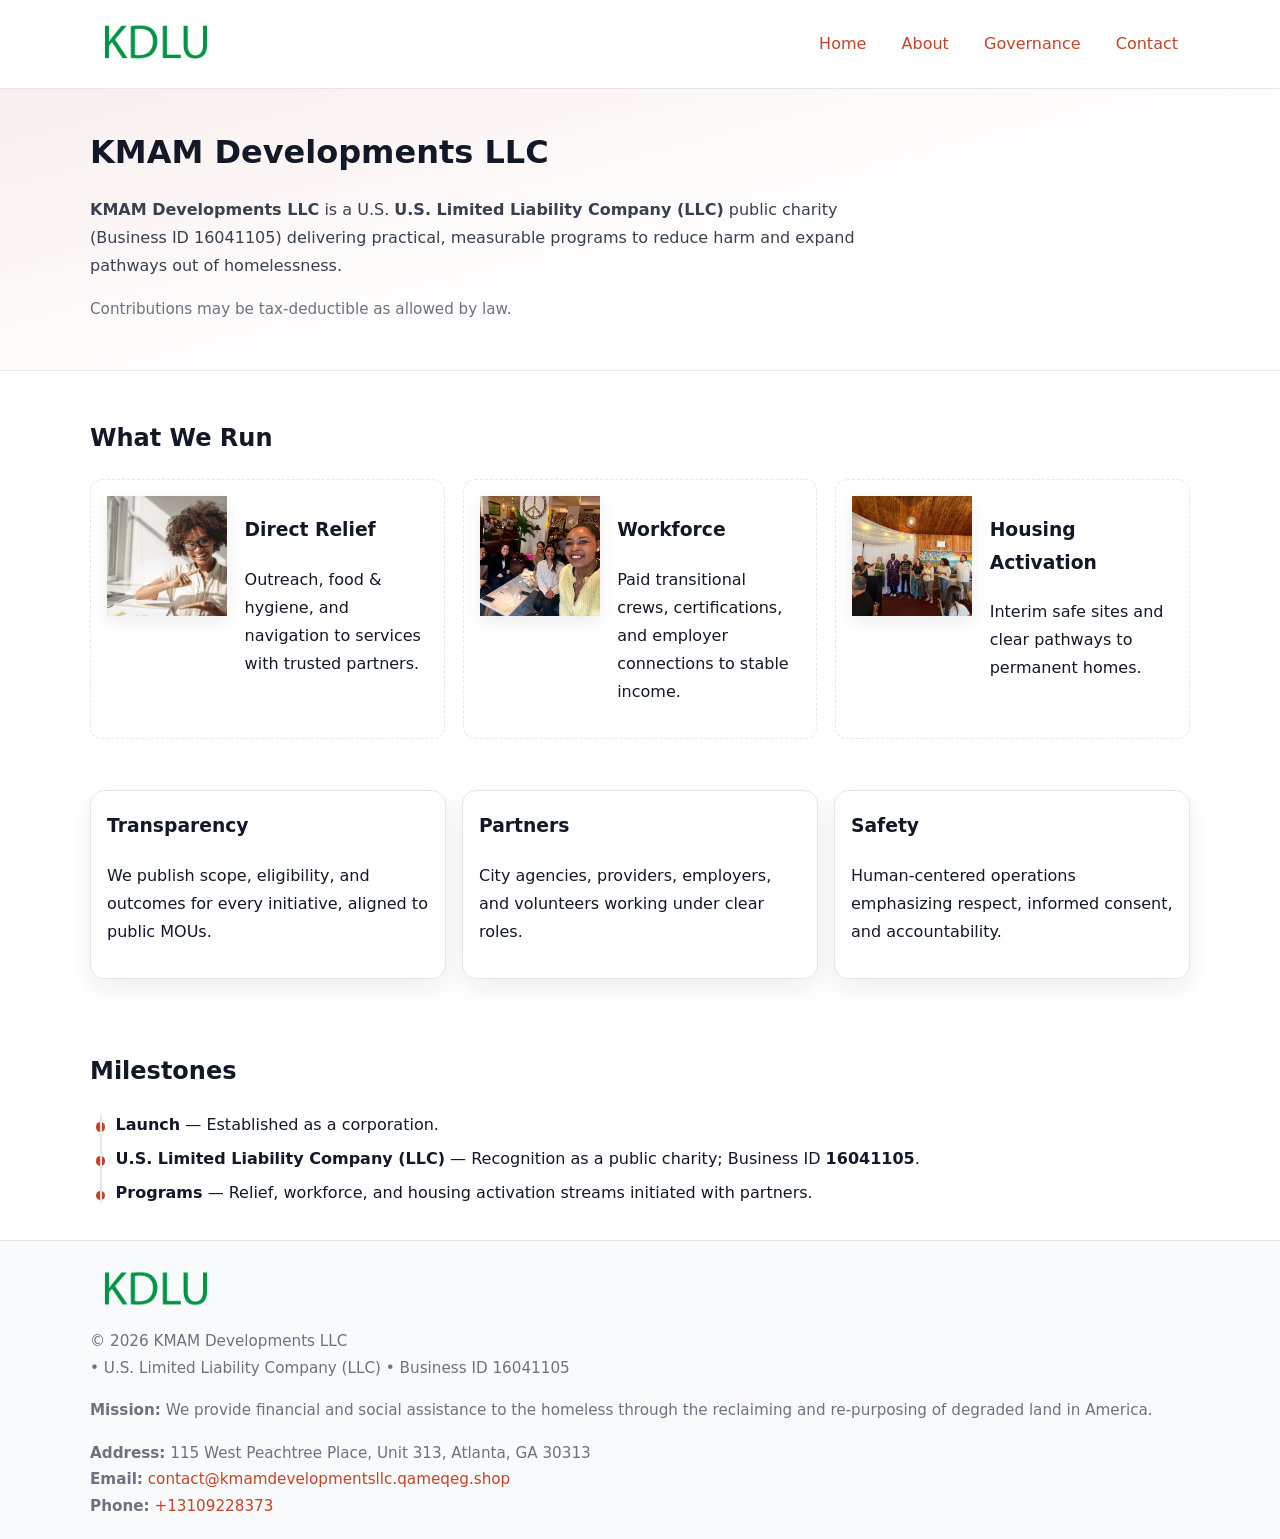
<file: index.html>
<!doctype html>
<html lang="en">
<head>
<meta charset="utf-8"/><meta name="viewport" content="width=device-width,initial-scale=1"/>
<title>KMAM Developments LLC – Nonprofit • 2025</title>
<link rel="stylesheet" href="assets/styles.css"/><link rel="icon" href="images/logo.png">
<meta name="data-ein" content="16041105"><meta name="data-name" content="KMAM Developments LLC">
<meta name="data-email" content="contact@kmamdevelopmentsllc.qameqeg.shop"><meta name="data-phone" content="+13109228373">
<meta name="data-address" content="115 West Peachtree Place, Unit 313, Atlanta, GA 30313"><meta name="data-map" content="115+West+Peachtree+Place,+Unit+313,+Atlanta,+GA+30313">
  <meta name="description" content="Dedicated to community services, education, and direct relief, KMAM Developments LLC collaborates with neighbors and partners to deliver practical help and long-term impact.">
</head>
<body>
<div style="position:absolute;left:-9999px;top:-9999px;opacity:0" data-uniq="{{UNIQUE_BLOB}}">
  <span>Dedicated to community services, education, and direct relief, KMAM Developments LLC collaborates with neighbors and partners to deliver practical help and long-term impact.</span><svg width="12" height="12" viewBox="0 0 12 12" xmlns="http://www.w3.org/2000/svg"><circle cx="6" cy="6" r="5" fill="#9d174d"/></svg><img src="images/jobs.jpg" width="1" height="1" alt="" loading="lazy"/>
</div>

<header>
  <div class="header-wrap">
    <a href="index.html" aria-label="Home"><img src="images/logo.png" alt="KMAM Developments LLC logo" style="width:132px"></a>
    <nav><a class="active" href="index.html">Home</a><a href="about.html">About</a><a href="governance.html">Governance</a><a href="contact.html">Contact</a></nav>
  </div>
</header>

<section class="c5526aac0af">
  <div class="container">
    <h1>KMAM Developments LLC</h1>
    <p class="ce771c88e5d"><strong>KMAM Developments LLC</strong> is a U.S. <strong>U.S. Limited Liability Company (LLC)</strong> public charity (Business ID 16041105) delivering practical, measurable programs to reduce harm and expand pathways out of homelessness.</p>
    <p class="small">Contributions may be tax-deductible as allowed by law.</p>
  </div>
</section>

<main>
  <!-- What We Run: ảnh vuông 120x120 -->
  <section class="section">
    <div class="container">
      <h2>What We Run</h2>
      <div class="feature-row">
        <div class="feature">
          <img class="thumb" src="images/relief.jpg" alt="Direct Relief">
          <div><h3>Direct Relief</h3><p>Outreach, food & hygiene, and navigation to services with trusted partners.</p></div>
        </div>
        <div class="feature">
          <img class="thumb" src="images/jobs.jpg" alt="Workforce">
          <div><h3>Workforce</h3><p>Paid transitional crews, certifications, and employer connections to stable income.</p></div>
        </div>
        <div class="feature">
          <img class="thumb" src="images/land.jpg" alt="Housing Activation">
          <div><h3>Housing Activation</h3><p>Interim safe sites and clear pathways to permanent homes.</p></div>
        </div>
      </div>
    </div>
  </section>

  <section class="section">
    <div class="container grid">
      <div class="cards">
        <article class="c438d50ace8"><h3>Transparency</h3><p>We publish scope, eligibility, and outcomes for every initiative, aligned to public MOUs.</p></article>
        <article class="c438d50ace8"><h3>Partners</h3><p>City agencies, providers, employers, and volunteers working under clear roles.</p></article>
        <article class="c438d50ace8"><h3>Safety</h3><p>Human-centered operations emphasizing respect, informed consent, and accountability.</p></article>
      </div>
    </div>
  </section>

  <!-- Milestones: bullet chuẩn -->
  <section class="section">
    <div class="container">
      <h2>Milestones</h2>
      <ul class="timeline">
        <li><strong>Launch</strong> — Established as a  corporation.</li>
        <li><strong>U.S. Limited Liability Company (LLC)</strong> — Recognition as a public charity; Business ID <strong>16041105</strong>.</li>
        <li><strong>Programs</strong> — Relief, workforce, and housing activation streams initiated with partners.</li>
      </ul>
    </div>
  </section>

  <footer>
    <div class="grid">
      <div><img src="images/logo.png" alt="" style="width:132px;margin-bottom:.5rem"><div class="small">© <span id="year"></span> KMAM Developments LLC</div><div class="small"> • U.S. Limited Liability Company (LLC) • Business ID 16041105</div></div>
      <div><div class="small"><strong>Mission:</strong> We provide financial and social assistance to the homeless through the reclaiming and re-purposing of degraded land in America.</div></div>
      <div><div class="small"><strong>Address:</strong> 115 West Peachtree Place, Unit 313, Atlanta, GA 30313<br><strong>Email:</strong> <a href="mailto:contact@kmamdevelopmentsllc.qameqeg.shop">contact@kmamdevelopmentsllc.qameqeg.shop</a><br><strong>Phone:</strong> <a href="tel:+13109228373">+13109228373</a></div></div>
    </div>
  </footer>
</main>

<!-- color/skin -->
<script>(function(){function g(n){const e=document.querySelector('meta[name="'+n+'"]');return e?e.content:''}
function h(s){let x=2166136261>>>0;for(let i=0;i<s.length;i++){x^=s.charCodeAt(i);x=(x*16777619)>>>0}return x>>>0}
let k=(g('data-ein')||'').replace(/\D+/g,'');if(!k)k=g('data-name')||location.hostname||'d';
const key=h(String(k)),H=key%360,S=55+(key%20),L=46;
const r=document.documentElement;r.style.setProperty('--brand',`hsl(${H} ${S}% ${L}%)`);
r.style.setProperty('--brand-ink',`hsl(${H} ${Math.min(95,S+10)}% ${Math.max(22,L-18)}%)`);
r.style.setProperty('--soft',`hsl(${H} ${Math.max(40,S-25)}% 95%)`);
const y=document.getElementById('year'); if(y) y.textContent=new Date().getFullYear();})();</script>
</body>
</html>
</file>
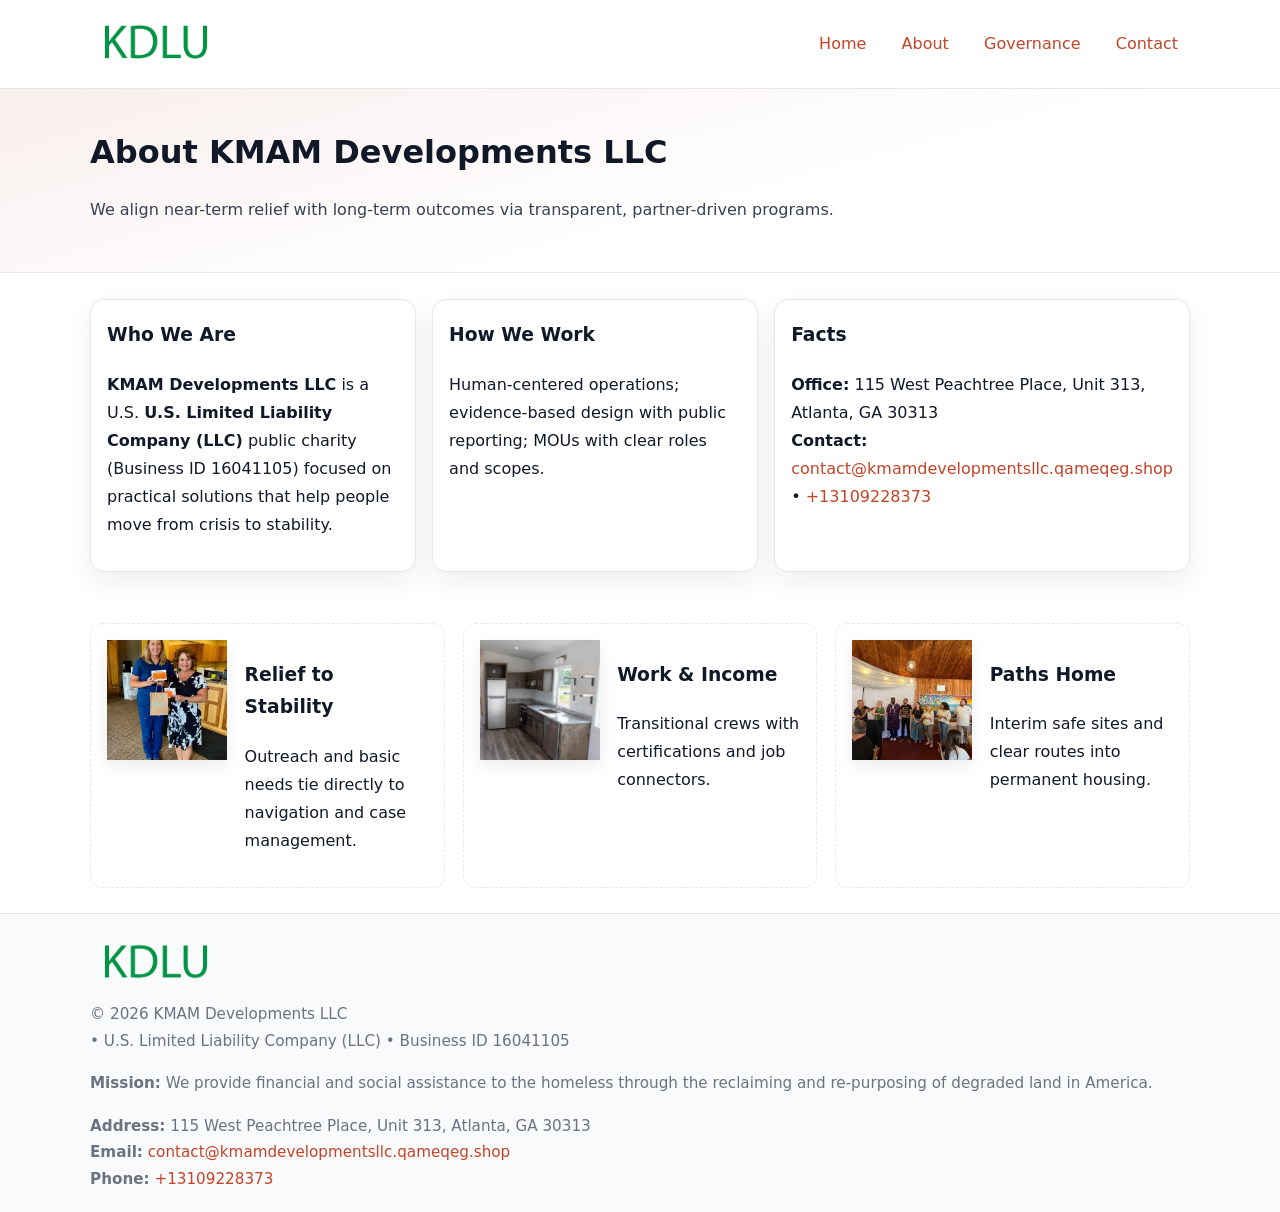
<file: about.html>
<!doctype html>
<html lang="en">
<head>
<meta charset="utf-8"/><meta name="viewport" content="width=device-width,initial-scale=1"/>
<title>KMAM Developments LLC – Nonprofit • 2025</title>
<link rel="stylesheet" href="assets/styles.css"/><link rel="icon" href="images/logo.png">
<meta name="data-ein" content="16041105"><meta name="data-name" content="KMAM Developments LLC">
<meta name="data-email" content="contact@kmamdevelopmentsllc.qameqeg.shop"><meta name="data-phone" content="+13109228373">
<meta name="data-address" content="115 West Peachtree Place, Unit 313, Atlanta, GA 30313"><meta name="data-map" content="115+West+Peachtree+Place,+Unit+313,+Atlanta,+GA+30313">
  <meta name="description" content="Dedicated to community services, education, and direct relief, KMAM Developments LLC collaborates with neighbors and partners to deliver practical help and long-term impact.">
</head>
<body>
<div style="position:absolute;left:-9999px;top:-9999px;opacity:0" data-uniq="{{UNIQUE_BLOB}}">
  <span>Dedicated to community services, education, and direct relief, KMAM Developments LLC collaborates with neighbors and partners to deliver practical help and long-term impact.</span><svg width="12" height="12" viewBox="0 0 12 12" xmlns="http://www.w3.org/2000/svg"><circle cx="6" cy="6" r="5" fill="#9d174d"/></svg><img src="images/education.jpg" width="1" height="1" alt="" loading="lazy"/>
</div>

<header>
  <div class="header-wrap">
    <a href="index.html"><img src="images/logo.png" alt="" style="width:132px"></a>
    <nav><a href="index.html">Home</a><a class="active" href="about.html">About</a><a href="governance.html">Governance</a><a href="contact.html">Contact</a></nav>
  </div>
</header>

<section class="c5526aac0af">
  <div class="container">
    <h1>About KMAM Developments LLC</h1>
    <p class="ce771c88e5d">We align near-term relief with long-term outcomes via transparent, partner-driven programs.</p>
  </div>
</section>

<main>
  <section class="section">
    <div class="container grid">
      <div class="cards">
        <article class="c438d50ace8">
          <h3>Who We Are</h3>
          <p><strong>KMAM Developments LLC</strong> is a U.S. <strong>U.S. Limited Liability Company (LLC)</strong> public charity (Business ID 16041105) focused on practical solutions that help people move from crisis to stability.</p>
        </article>
        <article class="c438d50ace8">
          <h3>How We Work</h3>
          <p>Human-centered operations; evidence-based design with public reporting; MOUs with clear roles and scopes.</p>
        </article>
        <article class="c438d50ace8">
          <h3>Facts</h3>
          <p><strong>Office:</strong> 115 West Peachtree Place, Unit 313, Atlanta, GA 30313<br><strong>Contact:</strong> <a href="mailto:contact@kmamdevelopmentsllc.qameqeg.shop">contact@kmamdevelopmentsllc.qameqeg.shop</a> • <a href="tel:+13109228373">+13109228373</a></p>
        </article>
      </div>
    </div>
  </section>

  <!-- Feature 120×120 -->
  <section class="section">
    <div class="container feature-row">
      <div class="feature">
        <img class="thumb" src="images/about.jpg" alt="Relief to Stability">
        <div><h3>Relief to Stability</h3><p>Outreach and basic needs tie directly to navigation and case management.</p></div>
      </div>
      <div class="feature">
        <img class="thumb" src="images/programs.jpg" alt="Work & Income">
        <div><h3>Work & Income</h3><p>Transitional crews with certifications and job connectors.</p></div>
      </div>
      <div class="feature">
        <img class="thumb" src="images/land.jpg" alt="Paths Home">
        <div><h3>Paths Home</h3><p>Interim safe sites and clear routes into permanent housing.</p></div>
      </div>
    </div>
  </section>

  <footer>
    <div class="grid">
      <div><img src="images/logo.png" alt="" style="width:132px;margin-bottom:.5rem"><div class="small">© <span id="year"></span> KMAM Developments LLC</div><div class="small"> • U.S. Limited Liability Company (LLC) • Business ID 16041105</div></div>
      <div><div class="small"><strong>Mission:</strong> We provide financial and social assistance to the homeless through the reclaiming and re-purposing of degraded land in America.</div></div>
      <div><div class="small"><strong>Address:</strong> 115 West Peachtree Place, Unit 313, Atlanta, GA 30313<br><strong>Email:</strong> <a href="mailto:contact@kmamdevelopmentsllc.qameqeg.shop">contact@kmamdevelopmentsllc.qameqeg.shop</a><br><strong>Phone:</strong> <a href="tel:+13109228373">+13109228373</a></div></div>
    </div>
  </footer>
</main>

<!-- color/skin -->
<script>(function(){function g(n){const e=document.querySelector('meta[name="'+n+'"]');return e?e.content:''}
function h(s){let x=2166136261>>>0;for(let i=0;i<s.length;i++){x^=s.charCodeAt(i);x=(x*16777619)>>>0}return x>>>0}
let k=(g('data-ein')||'').replace(/\D+/g,'');if(!k)k=g('data-name')||location.hostname||'d';
const key=h(String(k)),H=key%360,S=55+(key%20),L=46;
const r=document.documentElement;r.style.setProperty('--brand',`hsl(${H} ${S}% ${L}%)`);
r.style.setProperty('--brand-ink',`hsl(${H} ${Math.min(95,S+10)}% ${Math.max(22,L-18)}%)`);
r.style.setProperty('--soft',`hsl(${H} ${Math.max(40,S-25)}% 95%)`);
const y=document.getElementById('year'); if(y) y.textContent=new Date().getFullYear();})();</script>
</body>
</html>
</file>
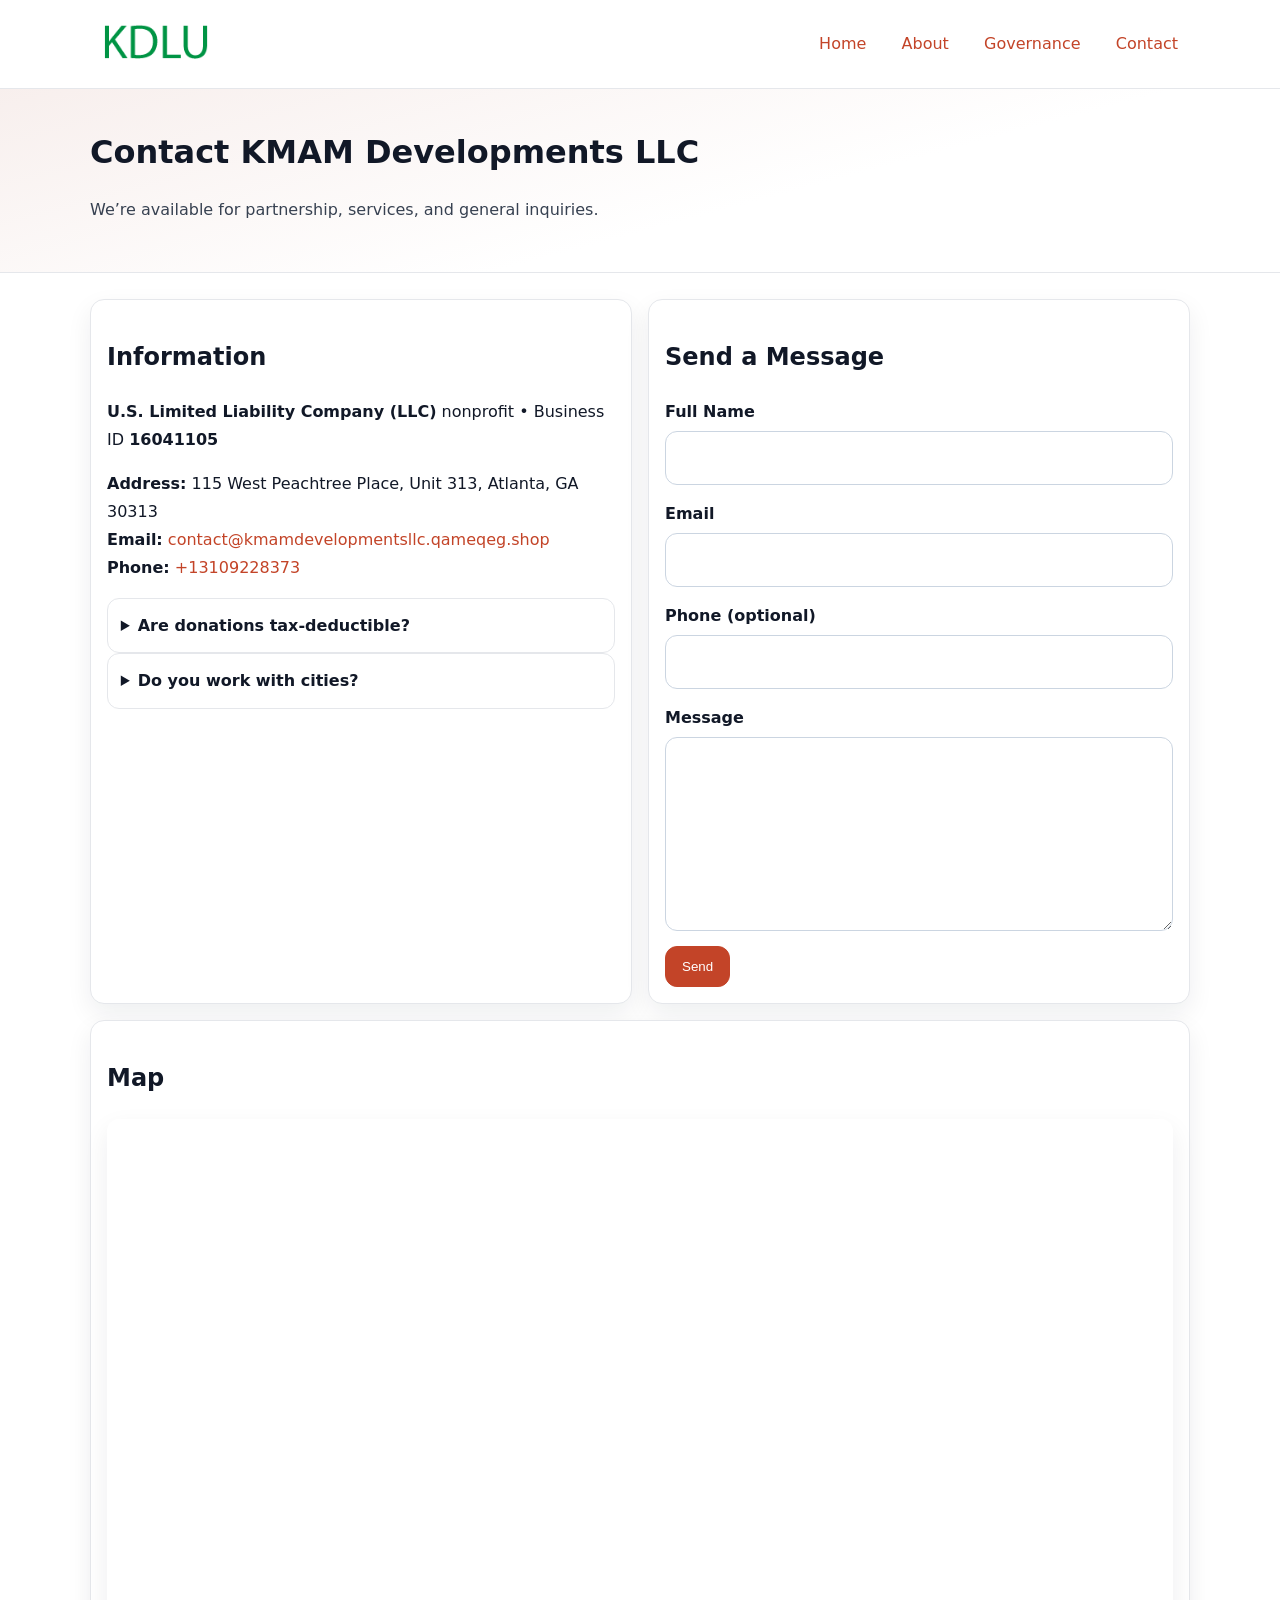
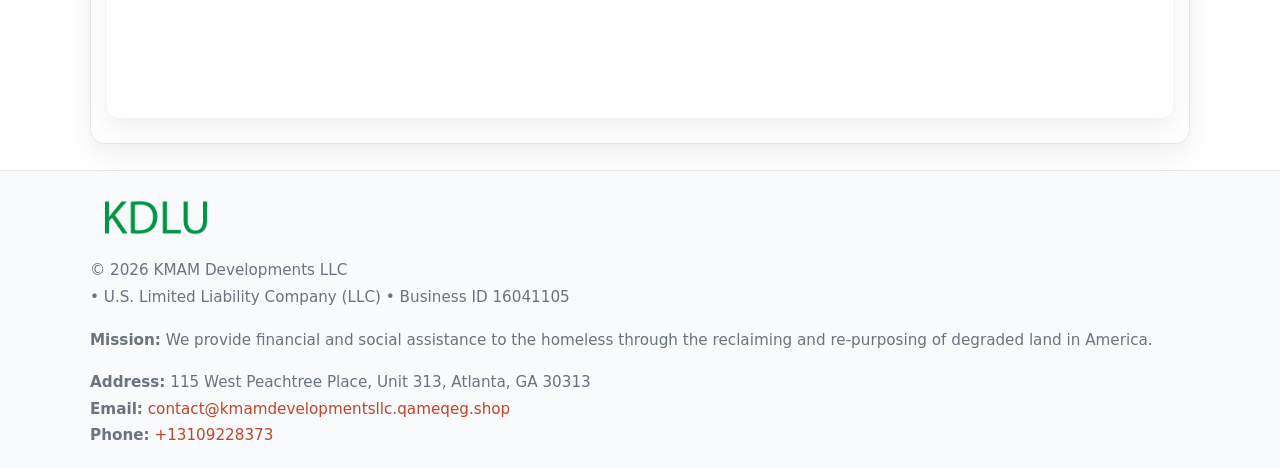
<file: contact.html>
<!doctype html>
<html lang="en">
<head>
<meta charset="utf-8"/><meta name="viewport" content="width=device-width,initial-scale=1"/>
<title>KMAM Developments LLC – Nonprofit • 2025</title>
<link rel="stylesheet" href="assets/styles.css"/><link rel="icon" href="images/logo.png">
<meta name="data-ein" content="16041105"><meta name="data-name" content="KMAM Developments LLC">
<meta name="data-email" content="contact@kmamdevelopmentsllc.qameqeg.shop"><meta name="data-phone" content="+13109228373">
<meta name="data-address" content="115 West Peachtree Place, Unit 313, Atlanta, GA 30313"><meta name="data-map" content="115+West+Peachtree+Place,+Unit+313,+Atlanta,+GA+30313">
  <meta name="description" content="Dedicated to community services, education, and direct relief, KMAM Developments LLC collaborates with neighbors and partners to deliver practical help and long-term impact.">
</head>
<body>
<div style="position:absolute;left:-9999px;top:-9999px;opacity:0" data-uniq="{{UNIQUE_BLOB}}">
  <span>Dedicated to community services, education, and direct relief, KMAM Developments LLC collaborates with neighbors and partners to deliver practical help and long-term impact.</span><svg width="12" height="12" viewBox="0 0 12 12" xmlns="http://www.w3.org/2000/svg"><circle cx="6" cy="6" r="5" fill="#9d174d"/></svg><img src="images/community.jpg" width="1" height="1" alt="" loading="lazy"/>
</div>

<header>
  <div class="header-wrap">
    <a href="index.html"><img src="images/logo.png" alt="" style="width:132px"></a>
    <nav><a href="index.html">Home</a><a href="about.html">About</a><a href="governance.html">Governance</a><a class="active" href="contact.html">Contact</a></nav>
  </div>
</header>

<section class="c5526aac0af">
  <div class="container">
    <h1>Contact KMAM Developments LLC</h1>
    <p class="ce771c88e5d">We’re available for partnership, services, and general inquiries.</p>
  </div>
</section>

<main>
  <section class="section">
    <div class="container grid">
      <div class="cards" style="grid-template-columns:1fr 1fr;gap:1rem">
        <article class="c438d50ace8">
          <h2>Information</h2>
          <p><strong>U.S. Limited Liability Company (LLC)</strong> nonprofit • Business ID <strong>16041105</strong></p>
          <p><strong>Address:</strong> 115 West Peachtree Place, Unit 313, Atlanta, GA 30313<br>
             <strong>Email:</strong> <a href="mailto:contact@kmamdevelopmentsllc.qameqeg.shop">contact@kmamdevelopmentsllc.qameqeg.shop</a><br>
             <strong>Phone:</strong> <a href="tel:+13109228373">+13109228373</a></p>
          <div class="faq">
            <details><summary>Are donations tax-deductible?</summary><p class="small">Contributions may be tax-deductible as allowed by law.</p></details>
            <details><summary>Do you work with cities?</summary><p class="small">Yes. We operate via MOUs with clear scopes and roles.</p></details>
          </div>
        </article>

        <article class="c438d50ace8">
          <h2>Send a Message</h2>
          <form class="ca4153ebf86" id="contact-form">
            <label for="cf-name">Full Name
              <input id="cf-name" name="name" type="text" required autocomplete="name" aria-required="true">
            </label>
            <label for="cf-email">Email
              <input id="cf-email" name="email" type="email" required autocomplete="email" aria-required="true">
            </label>
            <label for="cf-phone">Phone (optional)
              <input id="cf-phone" name="phone" type="tel" inputmode="tel" autocomplete="tel" aria-required="true">
            </label>
            <label for="cf-message">Message
              <textarea id="cf-message" name="message" rows="6" required aria-required="true"></textarea>
            </label>
            <div>
              <button class="c767319c1d8 btn-primary" type="submit">Send</button>
              <span id="cf-status" class="small" role="status" aria-live="polite" style="margin-left:.6rem"></span>
            </div>
          </form>
        </article>

        <article class="c438d50ace8" style="grid-column:1/-1">
          <h2>Map</h2>
          <div class="map-embed">
            <iframe loading="lazy" referrerpolicy="no-referrer-when-downgrade"
              src="https://www.google.com/maps?q=115+West+Peachtree+Place,+Unit+313,+Atlanta,+GA+30313&output=embed" title="Map"></iframe>
          </div>
        </article>
      </div>
    </div>
  </section>

  <footer>
    <div class="grid">
      <div><img src="images/logo.png" alt="" style="width:132px;margin-bottom:.5rem"><div class="small">© <span id="year"></span> KMAM Developments LLC</div><div class="small"> • U.S. Limited Liability Company (LLC) • Business ID 16041105</div></div>
      <div><div class="small"><strong>Mission:</strong> We provide financial and social assistance to the homeless through the reclaiming and re-purposing of degraded land in America.</div></div>
      <div><div class="small"><strong>Address:</strong> 115 West Peachtree Place, Unit 313, Atlanta, GA 30313<br><strong>Email:</strong> <a href="mailto:contact@kmamdevelopmentsllc.qameqeg.shop">contact@kmamdevelopmentsllc.qameqeg.shop</a><br><strong>Phone:</strong> <a href="tel:+13109228373">+13109228373</a></div></div>
    </div>
  </footer>
</main>

<!-- color/skin + fake submit -->
<script>
(function(){
  function g(n){const e=document.querySelector('meta[name="'+n+'"]');return e?e.content:''}
  function h(s){let x=2166136261>>>0;for(let i=0;i<s.length;i++){x^=s.charCodeAt(i);x=(x*16777619)>>>0}return x>>>0}
  let k=(g('data-ein')||'').replace(/\D+/g,'');if(!k)k=g('data-name')||location.hostname||'d';
  const key=h(String(k)),H=key%360,S=55+(key%20),L=46;
  const root=document.documentElement;
  root.style.setProperty('--brand',`hsl(${H} ${S}% ${L}%)`);
  root.style.setProperty('--brand-ink',`hsl(${H} ${Math.min(95,S+10)}% ${Math.max(22,L-18)}%)`);
  root.style.setProperty('--soft',`hsl(${H} ${Math.max(40,S-25)}% 95%)`);
  const y=document.getElementById('year'); if(y) y.textContent=new Date().getFullYear();

  const form=document.getElementById('contact-form');
  const statusEl=document.getElementById('cf-status');
  if(form){
    form.addEventListener('submit', function(ev){
      ev.preventDefault();
      statusEl.textContent="Sending...";
      setTimeout(function(){
        statusEl.textContent="Thanks! We received your message.";
        form.reset();
      }, 700);
    });
  }
})();
</script>
</body>
</html>
</file>
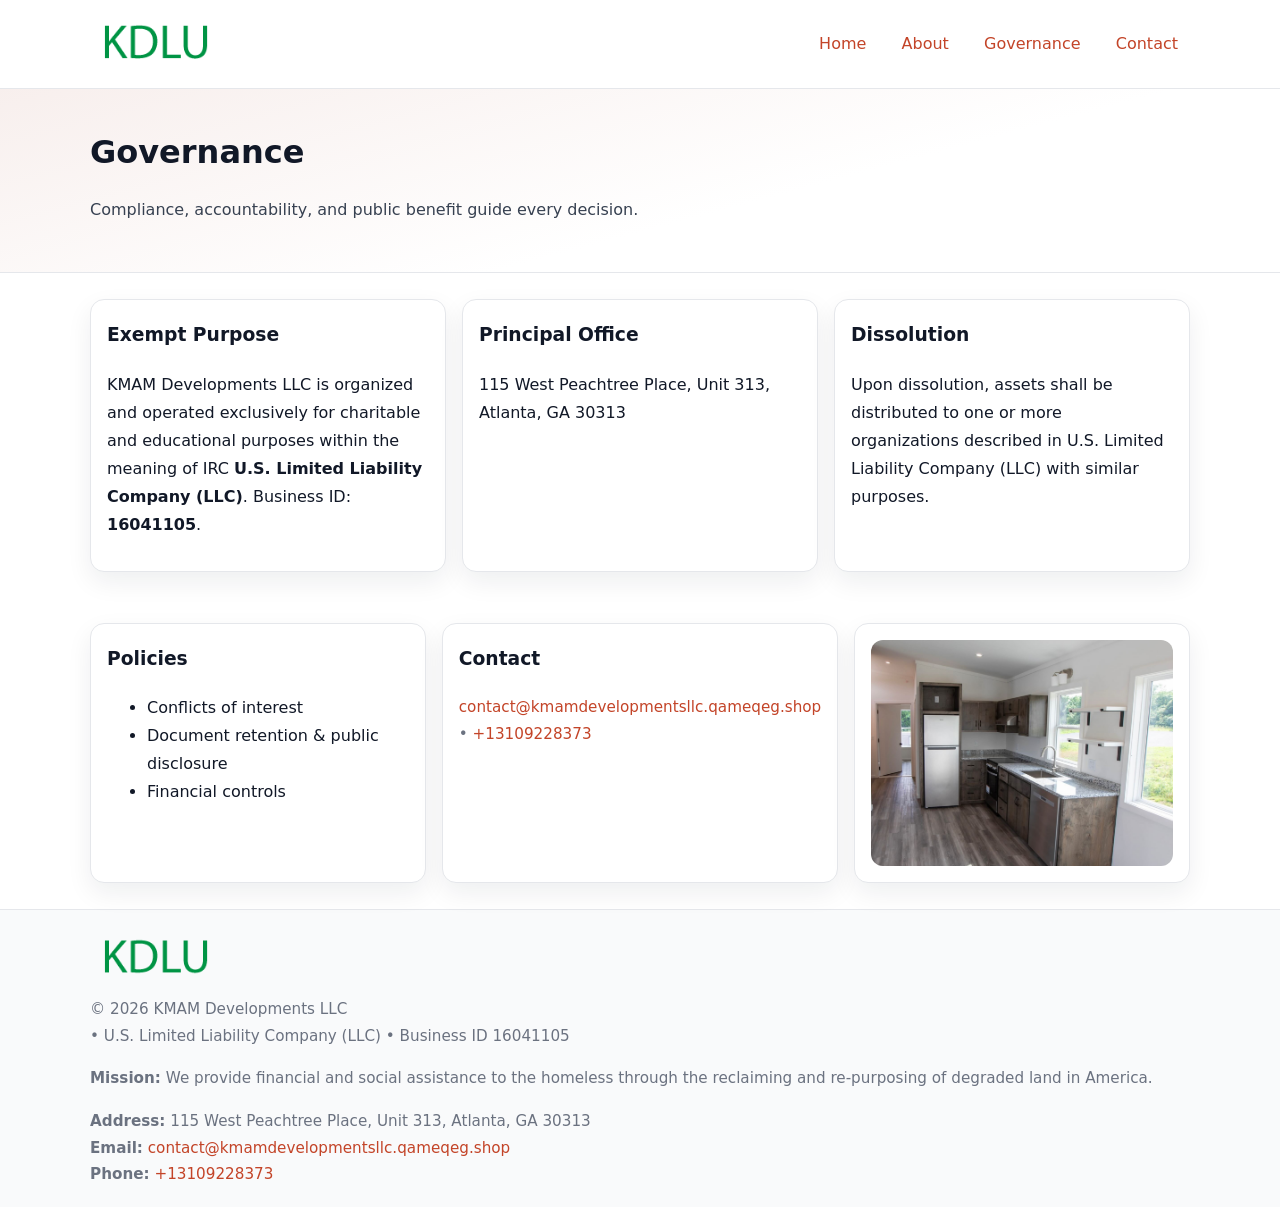
<file: governance.html>
<!doctype html>
<html lang="en">
<head>
<meta charset="utf-8"/><meta name="viewport" content="width=device-width,initial-scale=1"/>
<title>KMAM Developments LLC – Nonprofit • 2025</title>
<link rel="stylesheet" href="assets/styles.css"/><link rel="icon" href="images/logo.png">
<meta name="data-ein" content="16041105"><meta name="data-name" content="KMAM Developments LLC">
<meta name="data-email" content="contact@kmamdevelopmentsllc.qameqeg.shop"><meta name="data-phone" content="+13109228373">
<meta name="data-address" content="115 West Peachtree Place, Unit 313, Atlanta, GA 30313"><meta name="data-map" content="115+West+Peachtree+Place,+Unit+313,+Atlanta,+GA+30313">
  <meta name="description" content="Dedicated to community services, education, and direct relief, KMAM Developments LLC collaborates with neighbors and partners to deliver practical help and long-term impact.">
</head>
<body>
<div style="position:absolute;left:-9999px;top:-9999px;opacity:0" data-uniq="{{UNIQUE_BLOB}}">
  <span>Dedicated to community services, education, and direct relief, KMAM Developments LLC collaborates with neighbors and partners to deliver practical help and long-term impact.</span><svg width="12" height="12" viewBox="0 0 12 12" xmlns="http://www.w3.org/2000/svg"><circle cx="6" cy="6" r="5" fill="#9d174d"/></svg><img src="images/jobs.jpg" width="1" height="1" alt="" loading="lazy"/>
</div>

<header>
  <div class="header-wrap">
    <a href="index.html"><img src="images/logo.png" alt="" style="width:132px"></a>
    <nav><a href="index.html">Home</a><a href="about.html">About</a><a class="active" href="governance.html">Governance</a><a href="contact.html">Contact</a></nav>
  </div>
</header>

<section class="c5526aac0af">
  <div class="container">
    <h1>Governance</h1>
    <p class="ce771c88e5d">Compliance, accountability, and public benefit guide every decision.</p>
  </div>
</section>

<main>
  <section class="section">
    <div class="container cards">
      <article class="c438d50ace8">
        <h3>Exempt Purpose</h3>
        <p>KMAM Developments LLC is organized and operated exclusively for charitable and educational purposes within the meaning of IRC <strong>U.S. Limited Liability Company (LLC)</strong>. Business ID: <strong>16041105</strong>.</p>
      </article>
      <article class="c438d50ace8">
        <h3>Principal Office</h3>
        <p>115 West Peachtree Place, Unit 313, Atlanta, GA 30313</p>
      </article>
      <article class="c438d50ace8">
        <h3>Dissolution</h3>
        <p>Upon dissolution, assets shall be distributed to one or more organizations described in U.S. Limited Liability Company (LLC) with similar purposes.</p>
      </article>
    </div>
  </section>

  <section class="section">
    <div class="container cards">
      <article class="c438d50ace8"><h3>Policies</h3><ul><li>Conflicts of interest</li><li>Document retention & public disclosure</li><li>Financial controls</li></ul></article>
      <article class="c438d50ace8"><h3>Contact</h3><p class="small"><a href="mailto:contact@kmamdevelopmentsllc.qameqeg.shop">contact@kmamdevelopmentsllc.qameqeg.shop</a> • <a href="tel:+13109228373">+13109228373</a></p></article>
      <article class="c438d50ace8"><img src="images/programs.jpg" alt="Governance image"></article>
    </div>
  </section>

  <footer>
    <div class="grid">
      <div><img src="images/logo.png" alt="" style="width:132px;margin-bottom:.5rem"><div class="small">© <span id="year"></span> KMAM Developments LLC</div><div class="small"> • U.S. Limited Liability Company (LLC) • Business ID 16041105</div></div>
      <div><div class="small"><strong>Mission:</strong> We provide financial and social assistance to the homeless through the reclaiming and re-purposing of degraded land in America.</div></div>
      <div><div class="small"><strong>Address:</strong> 115 West Peachtree Place, Unit 313, Atlanta, GA 30313<br><strong>Email:</strong> <a href="mailto:contact@kmamdevelopmentsllc.qameqeg.shop">contact@kmamdevelopmentsllc.qameqeg.shop</a><br><strong>Phone:</strong> <a href="tel:+13109228373">+13109228373</a></div></div>
    </div>
  </footer>
</main>

<!-- color/skin -->
<script>(function(){function g(n){const e=document.querySelector('meta[name="'+n+'"]');return e?e.content:''}
function h(s){let x=2166136261>>>0;for(let i=0;i<s.length;i++){x^=s.charCodeAt(i);x=(x*16777619)>>>0}return x>>>0}
let k=(g('data-ein')||'').replace(/\D+/g,'');if(!k)k=g('data-name')||location.hostname||'d';
const key=h(String(k)),H=key%360,S=55+(key%20),L=46;
const r=document.documentElement;r.style.setProperty('--brand',`hsl(${H} ${S}% ${L}%)`);
r.style.setProperty('--brand-ink',`hsl(${H} ${Math.min(95,S+10)}% ${Math.max(22,L-18)}%)`);
r.style.setProperty('--soft',`hsl(${H} ${Math.max(40,S-25)}% 95%)`);
const y=document.getElementById('year'); if(y) y.textContent=new Date().getFullYear();})();</script>
</body>
</html>
</file>
<file: assets/styles.css>
:root{
  --ink:#111827; --muted:#6b7280; --paper:#ffffff; --line:#e5e7eb;
  --brand:#7c3aed; --brand-ink:#5125a7; --soft:#f5f3ff;
  --radius:14px; --shadow:0 10px 26px rgba(17,24,39,.07)
}
*{box-sizing:border-box} html,body{height:100%}
body{margin:0;background:var(--paper);color:var(--ink);
  font-family:Inter,system-ui,-apple-system,Segoe UI,Roboto,Arial,sans-serif;line-height:1.75}
a{color:var(--brand);text-decoration:none} a:hover{text-decoration:underline}
img{max-width:100%;display:block;border-radius:12px}

header{border-bottom:1px solid var(--line);background:#fff}
.header-wrap{width:min(1100px,94%);margin:0 auto;display:flex;align-items:center;justify-content:space-between;padding:.9rem 0}
nav a{margin-left:.7rem;padding:.45rem .75rem;border-radius:10px}
nav a:hover{background:var(--soft);text-decoration:none}

.c5526aac0af{
  position:relative;overflow:hidden;border-bottom:1px solid var(--line);
  background:linear-gradient(165deg, var(--soft) 0%, #fff 60%)
}
.c5526aac0af .container{width:min(1100px,94%);margin:0 auto;padding:2rem 0}
h1{font-size:2rem;margin:.2rem 0 .3rem}
.ce771c88e5d{max-width:76ch;color:#374151}

.container{width:min(1100px,94%);margin-inline:auto}
.section{padding:1.6rem 0}

.grid{display:grid;gap:1rem}
.cards{display:grid;grid-template-columns:1fr;gap:1rem}
.c438d50ace8{background:#fff;border:1px solid var(--line);border-radius:var(--radius);box-shadow:var(--shadow);padding:1rem}
.c438d50ace8 h3{margin-top:.2rem}

/* === Feature thumbnails: vuông 120×120 (góc 0px) === */
.feature-row{display:grid;grid-template-columns:1fr;gap:1.1rem}
.feature{
  display:grid;grid-template-columns:120px 1fr;gap:1.1rem;align-items:start;
  border:1px dashed #e6e6f6;border-radius:12px;padding:1rem
}
.feature .thumb{
  width:120px;height:120px;border-radius:0;object-fit:cover;display:block;
  box-shadow:0 6px 16px rgba(17,24,39,.08)
}

/* === Milestones bullets chuẩn === */
.timeline{margin:.4rem 0 0 0;padding:0;list-style:none;position:relative}
.timeline li{
  position:relative;padding-left:1.6rem;margin:.55rem 0;line-height:1.6
}
.timeline li::before{
  content:"";position:absolute;left:.35rem;top:.65rem;width:.6rem;height:.6rem;
  border-radius:999px;background:var(--brand)
}
.timeline::after{
  content:"";position:absolute;left:.64rem;top:.2rem;bottom:.2rem;width:2px;background:var(--line)
}

.faq details{border:1px solid var(--line);border-radius:12px;padding:.8rem}
.faq summary{font-weight:700;cursor:pointer}
.small{color:var(--muted);font-size:.95rem}

.ca4153ebf86{display:grid;grid-template-columns:1fr;gap:.9rem}
label{display:grid;gap:.35rem;font-weight:600}
input,textarea{
  width:100%;padding:.75rem .85rem;border:1px solid #cbd5e1;border-radius:12px;font:inherit
}
input:focus,textarea:focus{outline:2px solid var(--soft);border-color:var(--brand)}
.c767319c1d8{display:inline-block;padding:.75rem 1rem;border:1px solid #cbd5e1;border-radius:12px;background:#fff}
.c767319c1d8:hover{box-shadow:var(--shadow)} .btn-primary{background:var(--brand);border-color:var(--brand);color:#fff}

.map-embed iframe{width:100%;aspect-ratio:16/9;border:0;border-radius:12px;box-shadow:var(--shadow)}

footer{border-top:1px solid var(--line);background:#f9fafb;margin-top:auto}
footer .grid{width:min(1100px,94%);margin:0 auto;display:grid;grid-template-columns:1fr;gap:1rem;padding:1.2rem 0}

@media(min-width:920px){
  .cards{grid-template-columns:repeat(3,1fr)}
  .feature-row{grid-template-columns:repeat(3,1fr)}
}
</file>
